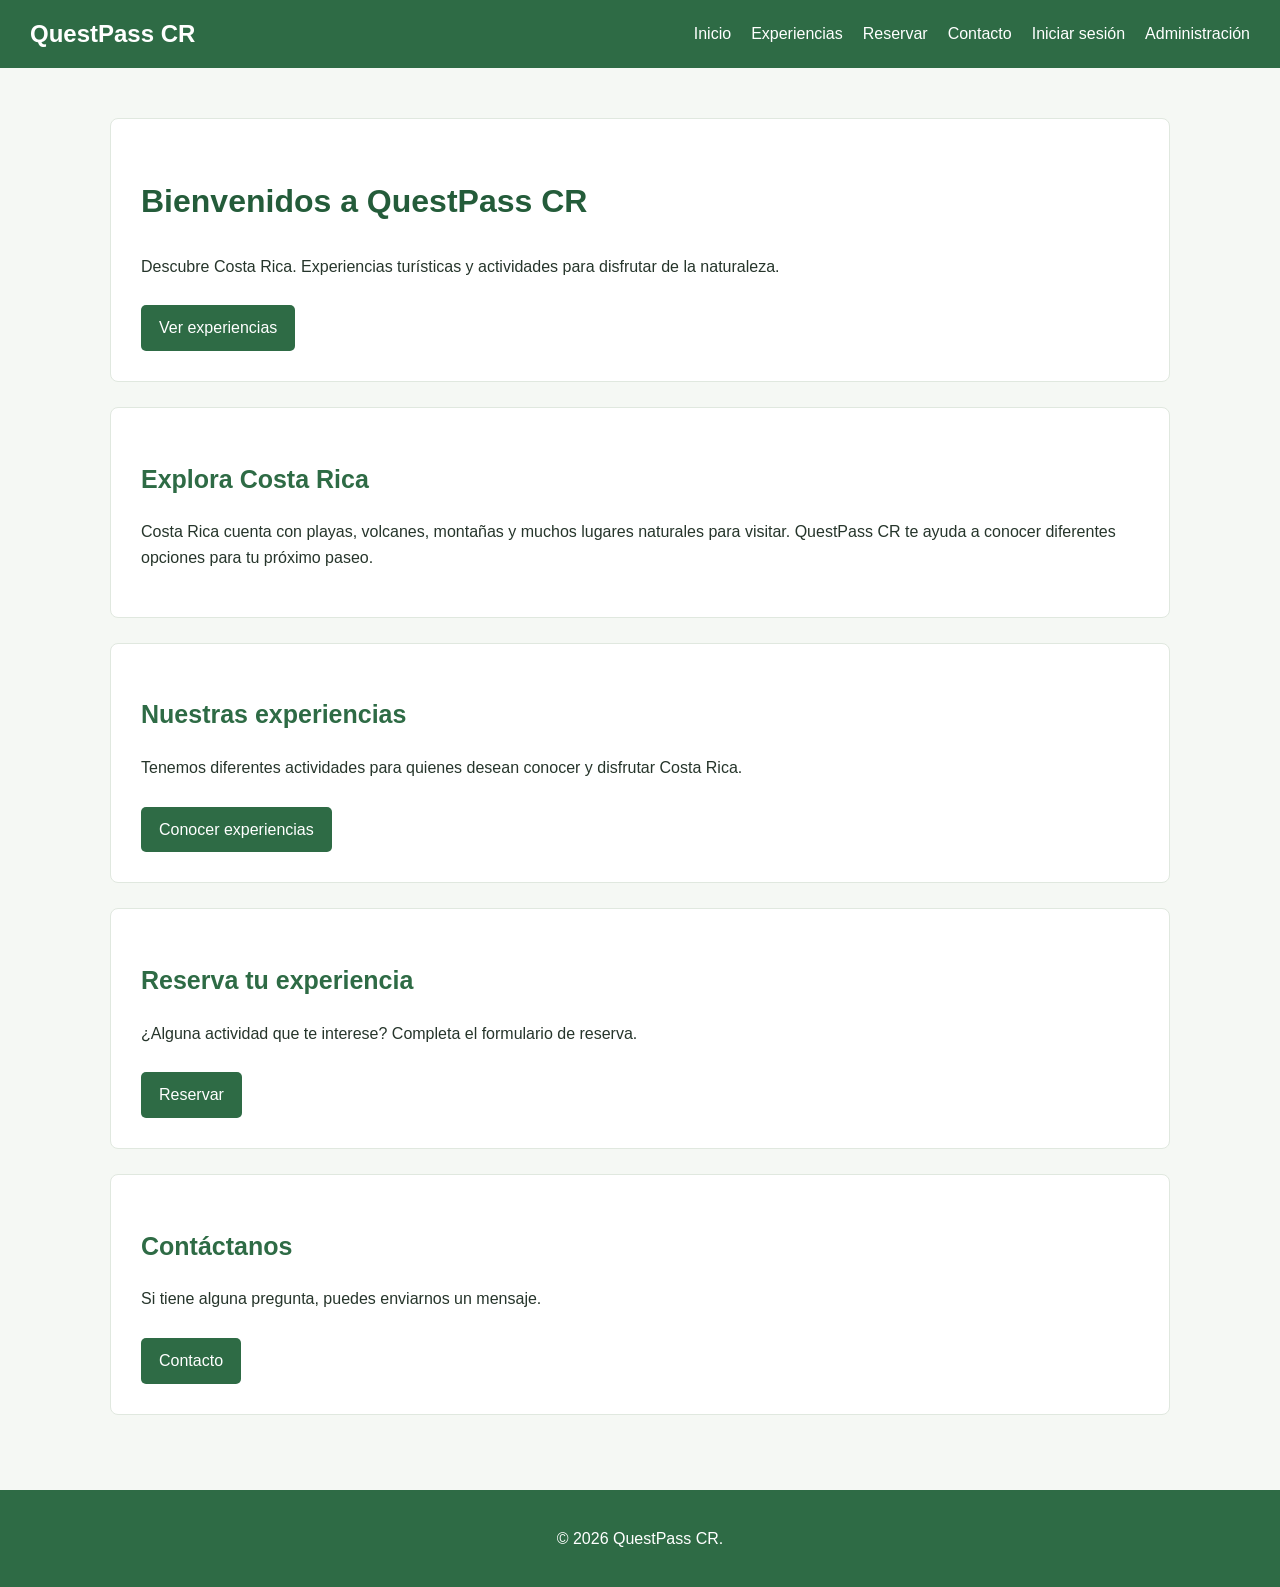
<file: index.html>
<!DOCTYPE html>
<html lang="es">

<head>
    <meta charset="UTF-8">
    <meta name="viewport" content="width=device-width, initial-scale=1.0">
    <title>QuestPass CR - Inicio</title>
    <link rel="stylesheet" href="css/styles.css">
</head>

<body>

    <header>
        <nav>
            <a href="index.html">QuestPass CR</a>

            <ul>
                <li><a href="index.html">Inicio</a></li>
                <li><a href="experiencias.html">Experiencias</a></li>
                <li><a href="reservar.html">Reservar</a></li>
                <li><a href="contacto.html">Contacto</a></li>
                <li><a href="login.html">Iniciar sesión</a></li>
                <li><a href="admin.html">Administración</a></li>
            </ul>
        </nav>
    </header>

    <main>

        <section>
            <h1>Bienvenidos a QuestPass CR</h1>

            <p>
                Descubre Costa Rica.
                Experiencias turísticas y actividades para disfrutar de la naturaleza.
            </p>

            <a href="experiencias.html">Ver experiencias</a>
        </section>

        <section>
            <h2>Explora Costa Rica</h2>

            <p>
                Costa Rica cuenta con playas, volcanes, montañas
                y muchos lugares naturales para visitar.
                QuestPass CR te ayuda a conocer diferentes
                opciones para tu próximo paseo.
            </p>
        </section>

        <section>
            <h2>Nuestras experiencias</h2>

            <p>
                Tenemos diferentes actividades para quienes
                desean conocer y disfrutar Costa Rica.
            </p>

            <a href="experiencias.html">Conocer experiencias</a>
        </section>

        <section>
            <h2>Reserva tu experiencia</h2>

            <p>
                ¿Alguna actividad que te interese?
                Completa el formulario de reserva.
            </p>

            <a href="reservar.html">Reservar</a>
        </section>

        <section>
            <h2>Contáctanos</h2>

            <p>
                Si tiene alguna pregunta, puedes enviarnos un mensaje.
            </p>

            <a href="contacto.html">Contacto</a>
        </section>

    </main>

    <footer>
        <p>&copy; 2026 QuestPass CR.</p>
    </footer>

</body>
</html>
</file>
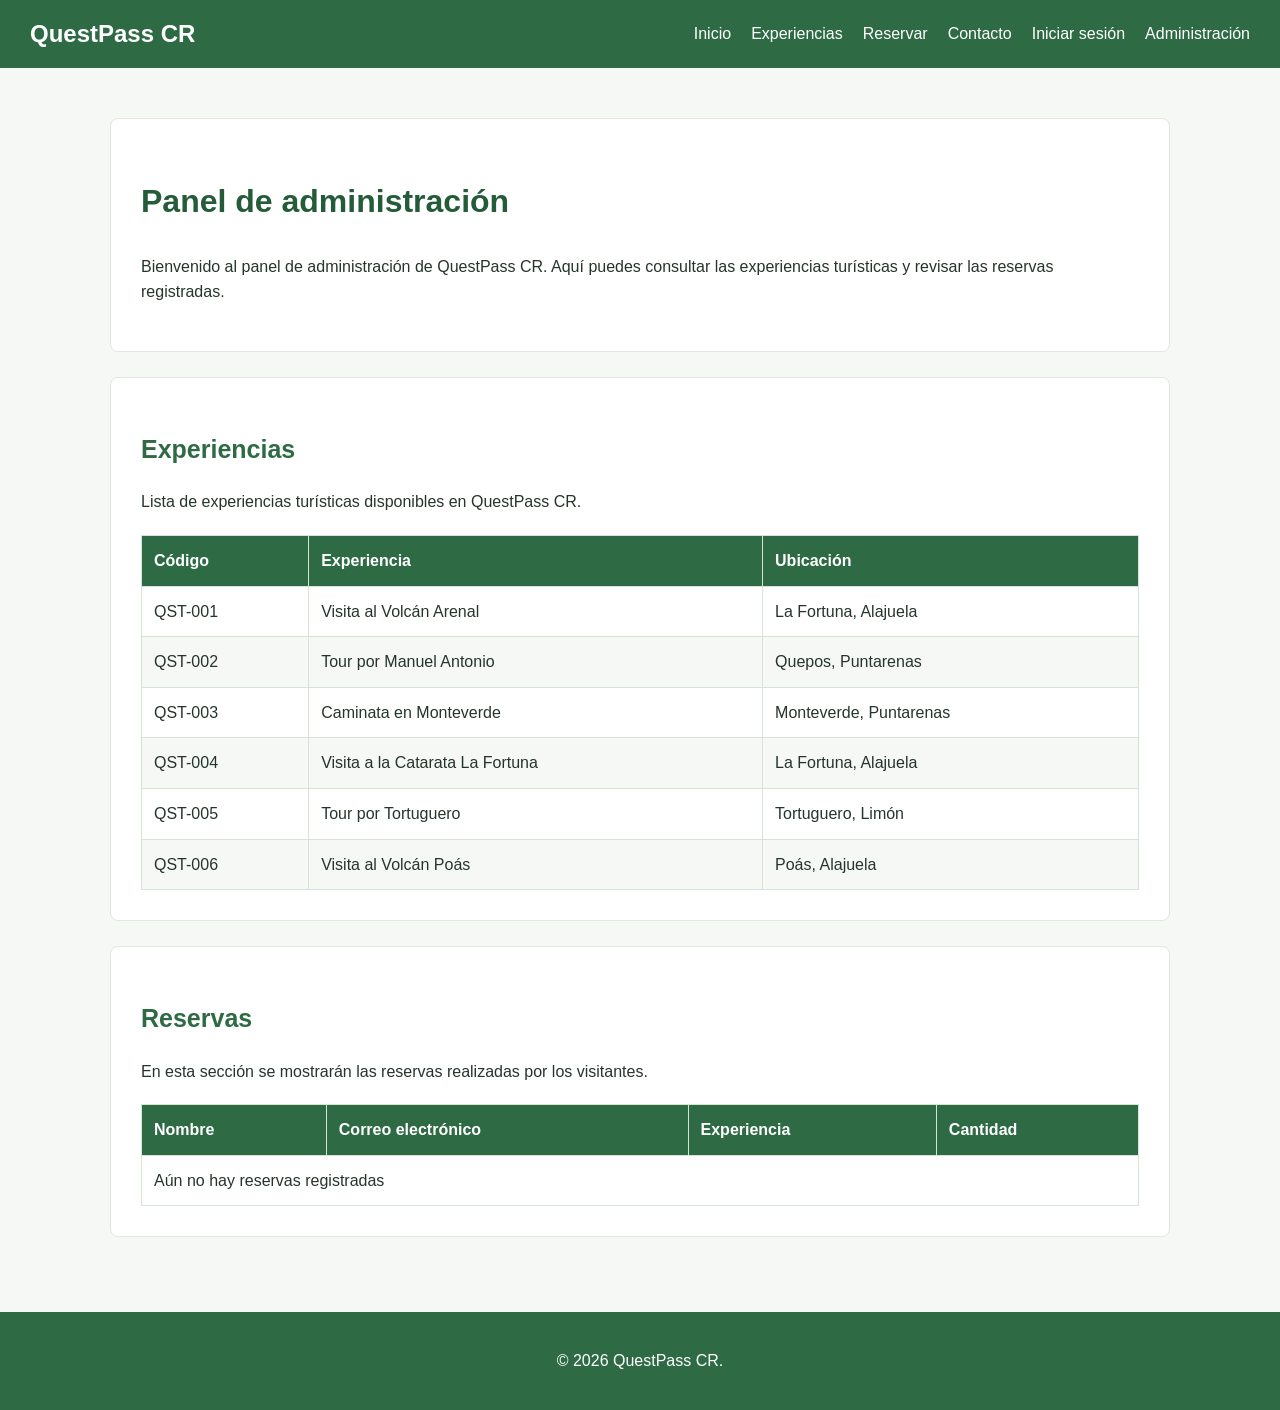
<file: admin.html>
<!DOCTYPE html>
<html lang="es">

<head>
    <meta charset="UTF-8">
    <meta name="viewport" content="width=device-width, initial-scale=1.0">
    <title>QuestPass CR - Administración</title>
    <link rel="stylesheet" href="css/styles.css">
</head>

<body>

    <header>
        <nav aria-label="Navegación principal">

            <a href="index.html">QuestPass CR</a>

            <ul>
                <li><a href="index.html">Inicio</a></li>
                <li><a href="experiencias.html">Experiencias</a></li>
                <li><a href="reservar.html">Reservar</a></li>
                <li><a href="contacto.html">Contacto</a></li>
                <li><a href="login.html">Iniciar sesión</a></li>
                <li><a href="admin.html">Administración</a></li>
            </ul>

        </nav>
    </header>

    <main>

        <section>
            <h1>Panel de administración</h1>

            <p>
                Bienvenido al panel de administración de QuestPass CR.
                Aquí puedes consultar las experiencias turísticas
                y revisar las reservas registradas.
            </p>
        </section>

        <!-- Sección de experiencias -->
        <section>

            <h2>Experiencias</h2>

            <p>
                Lista de experiencias turísticas disponibles
                en QuestPass CR.
            </p>

            <table border="1">

                <thead>
                    <tr>
                        <th scope="col">Código</th>
                        <th scope="col">Experiencia</th>
                        <th scope="col">Ubicación</th>
                    </tr>
                </thead>

                <tbody>
                    <tr>
                        <td>QST-001</td>
                        <td>Visita al Volcán Arenal</td>
                        <td>La Fortuna, Alajuela</td>
                    </tr>

                    <tr>
                        <td>QST-002</td>
                        <td>Tour por Manuel Antonio</td>
                        <td>Quepos, Puntarenas</td>
                    </tr>

                    <tr>
                        <td>QST-003</td>
                        <td>Caminata en Monteverde</td>
                        <td>Monteverde, Puntarenas</td>
                    </tr>

                    <tr>
                        <td>QST-004</td>
                        <td>Visita a la Catarata La Fortuna</td>
                        <td>La Fortuna, Alajuela</td>
                    </tr>

                    <tr>
                        <td>QST-005</td>
                        <td>Tour por Tortuguero</td>
                        <td>Tortuguero, Limón</td>
                    </tr>

                    <tr>
                        <td>QST-006</td>
                        <td>Visita al Volcán Poás</td>
                        <td>Poás, Alajuela</td>
                    </tr>
                </tbody>

            </table>

        </section>

        <section>

            <h2>Reservas</h2>

            <p>
                En esta sección se mostrarán las reservas
                realizadas por los visitantes.
            </p>

            <table border="1">

                <thead>
                    <tr>
                        <th scope="col">Nombre</th>
                        <th scope="col">Correo electrónico</th>
                        <th scope="col">Experiencia</th>
                        <th scope="col">Cantidad</th>
                    </tr>
                </thead>

                <tbody>
                    <tr>
                        <td colspan="4">
                            Aún no hay reservas registradas
                        </td>
                    </tr>
                </tbody>

            </table>

        </section>

    </main>

    <footer>
        <p>&copy; 2026 QuestPass CR.</p>
    </footer>

</body>
</html>
</file>
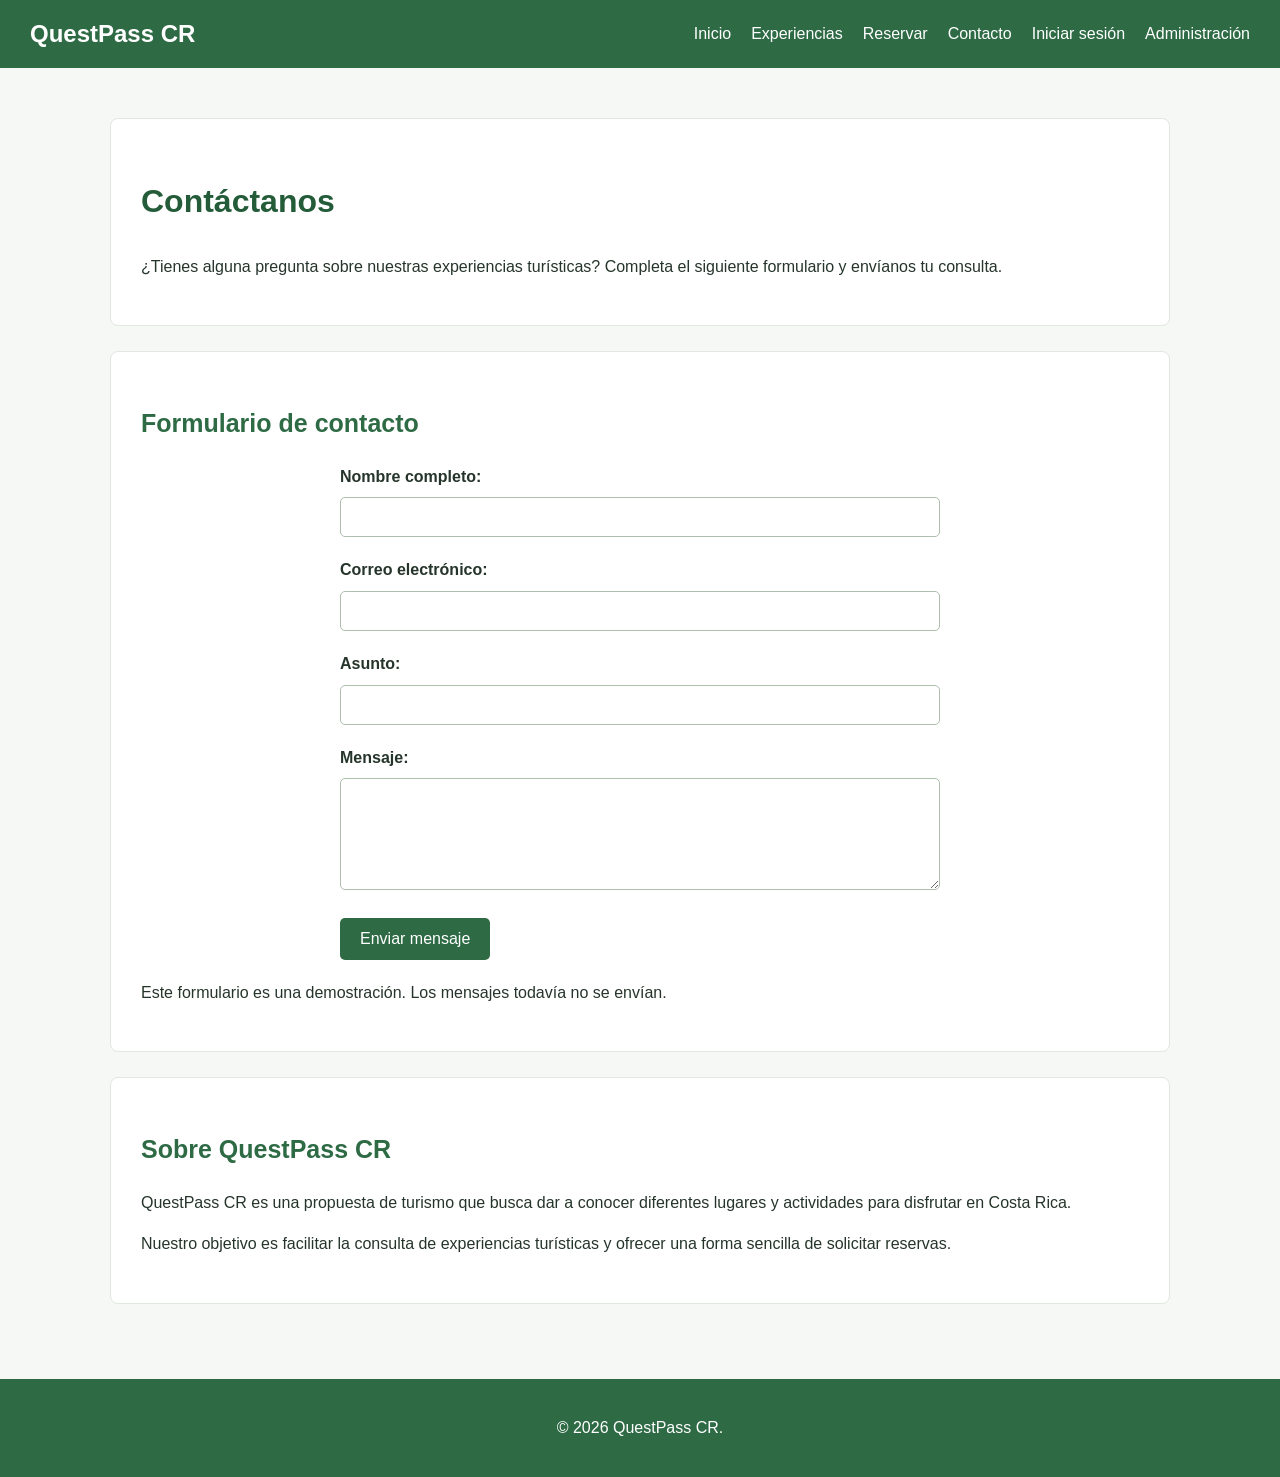
<file: contacto.html>
<!DOCTYPE html>
<html lang="es">

<head>
    <meta charset="UTF-8">
    <meta name="viewport" content="width=device-width, initial-scale=1.0">
    <title>QuestPass CR - Contacto</title>
    <link rel="stylesheet" href="css/styles.css">
</head>

<body>

    <header>
        <nav aria-label="Navegación principal">

            <a href="index.html">QuestPass CR</a>

            <ul>
                <li><a href="index.html">Inicio</a></li>
                <li><a href="experiencias.html">Experiencias</a></li>
                <li><a href="reservar.html">Reservar</a></li>
                <li><a href="contacto.html">Contacto</a></li>
                <li><a href="login.html">Iniciar sesión</a></li>
                <li><a href="admin.html">Administración</a></li>
            </ul>

        </nav>
    </header>

    <main>

        <section>

            <h1>Contáctanos</h1>

            <p>
                ¿Tienes alguna pregunta sobre nuestras experiencias
                turísticas? Completa el siguiente formulario
                y envíanos tu consulta.
            </p>

        </section>

        <section>

            <h2>Formulario de contacto</h2>

            <form action="#" method="get">

                <div>
                    <label for="nombre">Nombre completo:</label>

                    <input
                        type="text"
                        id="nombre"
                        name="nombre"
                        minlength="3"
                        maxlength="60"
                        required>
                </div>

                <div>
                    <label for="correo">Correo electrónico:</label>

                    <input
                        type="email"
                        id="correo"
                        name="correo"
                        required>
                </div>

                <div>
                    <label for="asunto">Asunto:</label>

                    <input
                        type="text"
                        id="asunto"
                        name="asunto"
                        required>
                </div>

                <div>
                    <label for="mensaje">Mensaje:</label>

                    <textarea
                        id="mensaje"
                        name="mensaje"
                        rows="5"
                        required></textarea>
                </div>

                <div>
                    <button type="submit">Enviar mensaje</button>
                </div>

            </form>

            <p>
                Este formulario es una demostración.
                Los mensajes todavía no se envían.
            </p>

        </section>

        <section>

            <h2>Sobre QuestPass CR</h2>

            <p>
                QuestPass CR es una propuesta de turismo
                que busca dar a conocer diferentes lugares
                y actividades para disfrutar en Costa Rica.
            </p>

            <p>
                Nuestro objetivo es facilitar la consulta
                de experiencias turísticas y ofrecer
                una forma sencilla de solicitar reservas.
            </p>

        </section>

    </main>

    <footer>
        <p>&copy; 2026 QuestPass CR.</p>
    </footer>

</body>
</html>
</file>
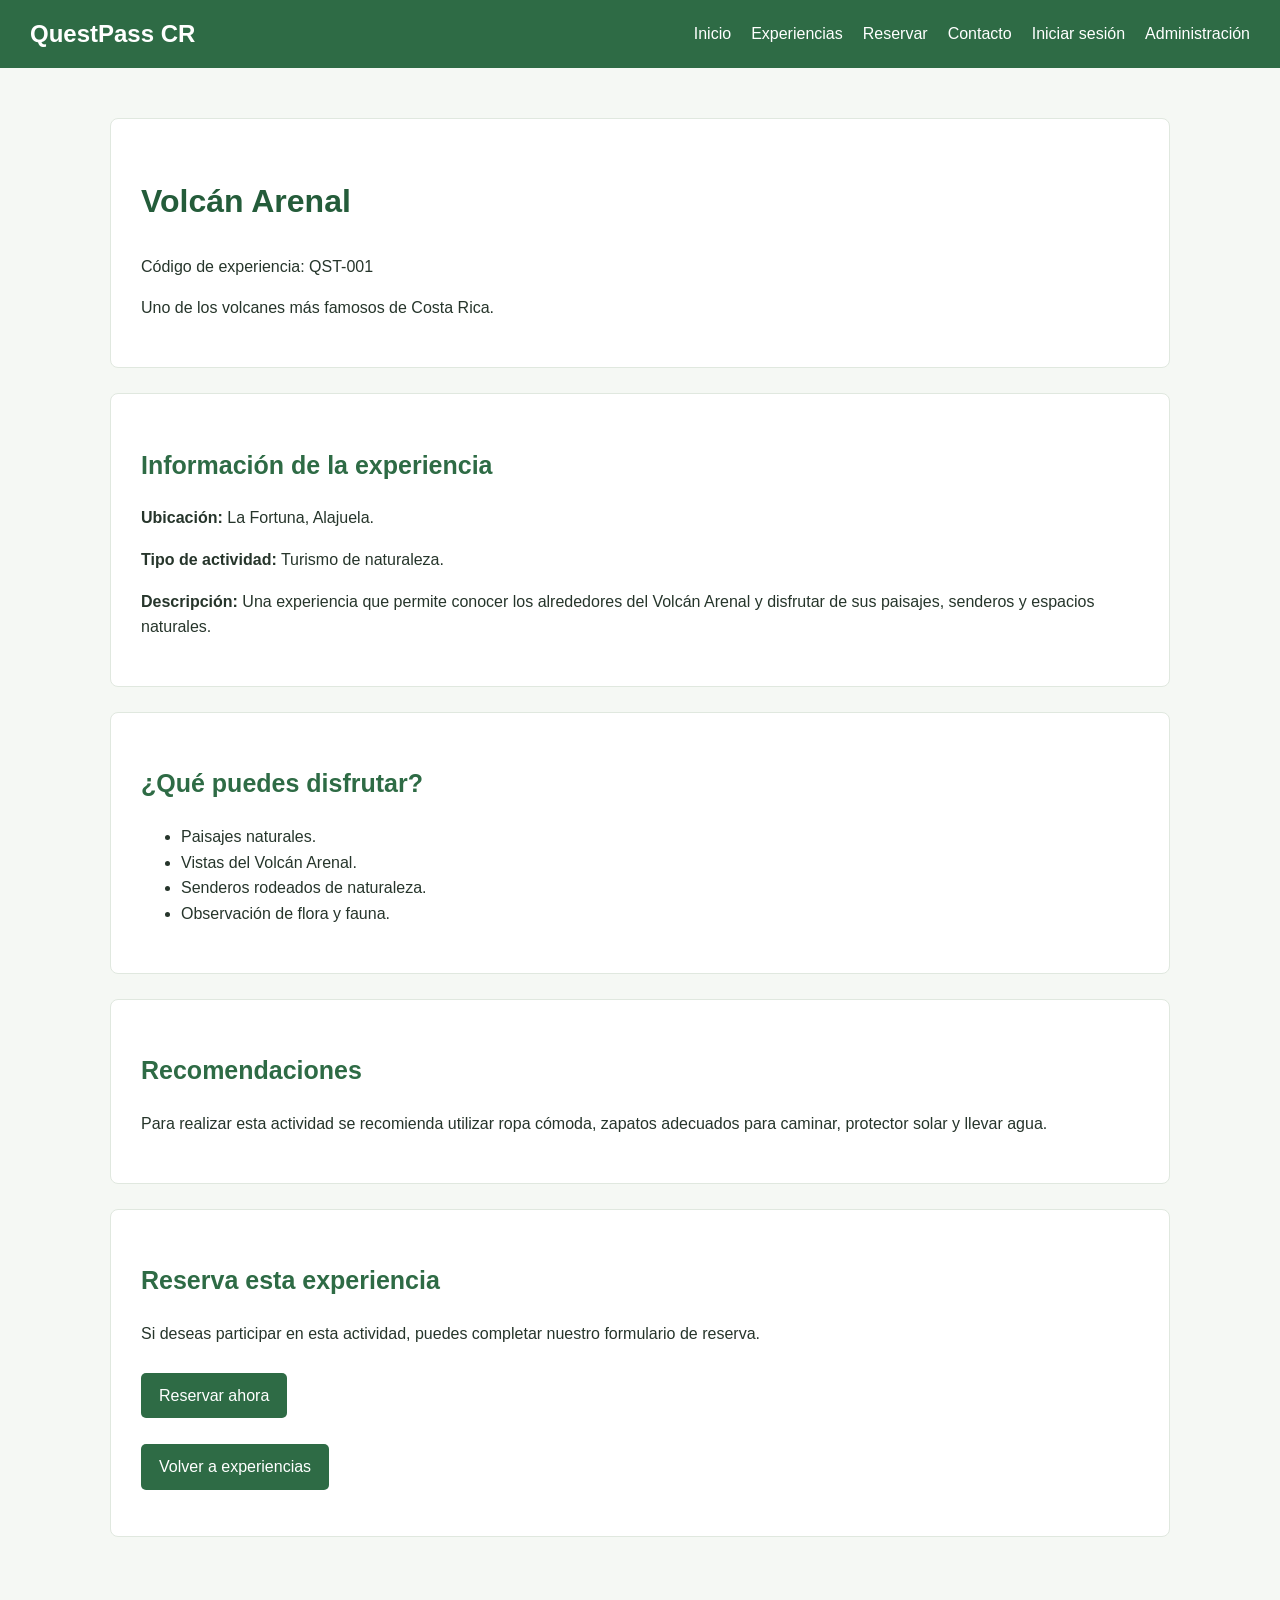
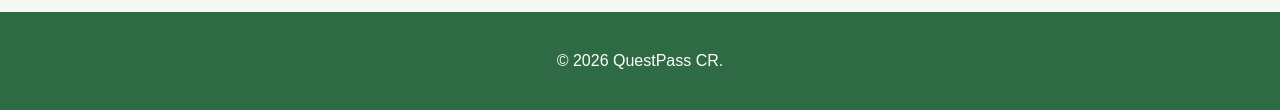
<file: detalle.html>
<!DOCTYPE html>
<html lang="es">

<head>
    <meta charset="UTF-8">
    <meta name="viewport" content="width=device-width, initial-scale=1.0">
    <title>QuestPass CR - Detalle de experiencia</title>
    <link rel="stylesheet" href="css/styles.css">
</head>

<body>

    <header>
        <nav>
            <a href="index.html">QuestPass CR</a>

            <ul>
                <li><a href="index.html">Inicio</a></li>
                <li><a href="experiencias.html">Experiencias</a></li>
                <li><a href="reservar.html">Reservar</a></li>
                <li><a href="contacto.html">Contacto</a></li>
                <li><a href="login.html">Iniciar sesión</a></li>
                <li><a href="admin.html">Administración</a></li>
            </ul>
        </nav>
    </header>

    <main>

        <section>
            <h1>Volcán Arenal</h1>

            <p>Código de experiencia: QST-001</p>

            <p>
                Uno de los volcanes más famosos
                de Costa Rica.
            </p>
        </section>

        <section>
            <h2>Información de la experiencia</h2>

            <p><strong>Ubicación:</strong> La Fortuna, Alajuela.</p>

            <p><strong>Tipo de actividad:</strong> Turismo de naturaleza.</p>

            <p>
                <strong>Descripción:</strong>
                Una experiencia que permite conocer los alrededores
                del Volcán Arenal y disfrutar de sus paisajes,
                senderos y espacios naturales.
            </p>
        </section>

        <section>
            <h2>¿Qué puedes disfrutar?</h2>

            <ul>
                <li>Paisajes naturales.</li>
                <li>Vistas del Volcán Arenal.</li>
                <li>Senderos rodeados de naturaleza.</li>
                <li>Observación de flora y fauna.</li>
            </ul>
        </section>

        <section>
            <h2>Recomendaciones</h2>

            <p>
                Para realizar esta actividad se recomienda
                utilizar ropa cómoda, zapatos adecuados para
                caminar, protector solar y llevar agua.
            </p>
        </section>

        <section>
            <h2>Reserva esta experiencia</h2>

            <p>
                Si deseas participar en esta actividad,
                puedes completar nuestro formulario de reserva.
            </p>

            <a href="reservar.html">Reservar ahora</a>

            <p>
                <a href="experiencias.html">Volver a experiencias</a>
            </p>
        </section>

    </main>

    <footer>
        <p>&copy; 2026 QuestPass CR.</p>
    </footer>

</body>
</html>
</file>
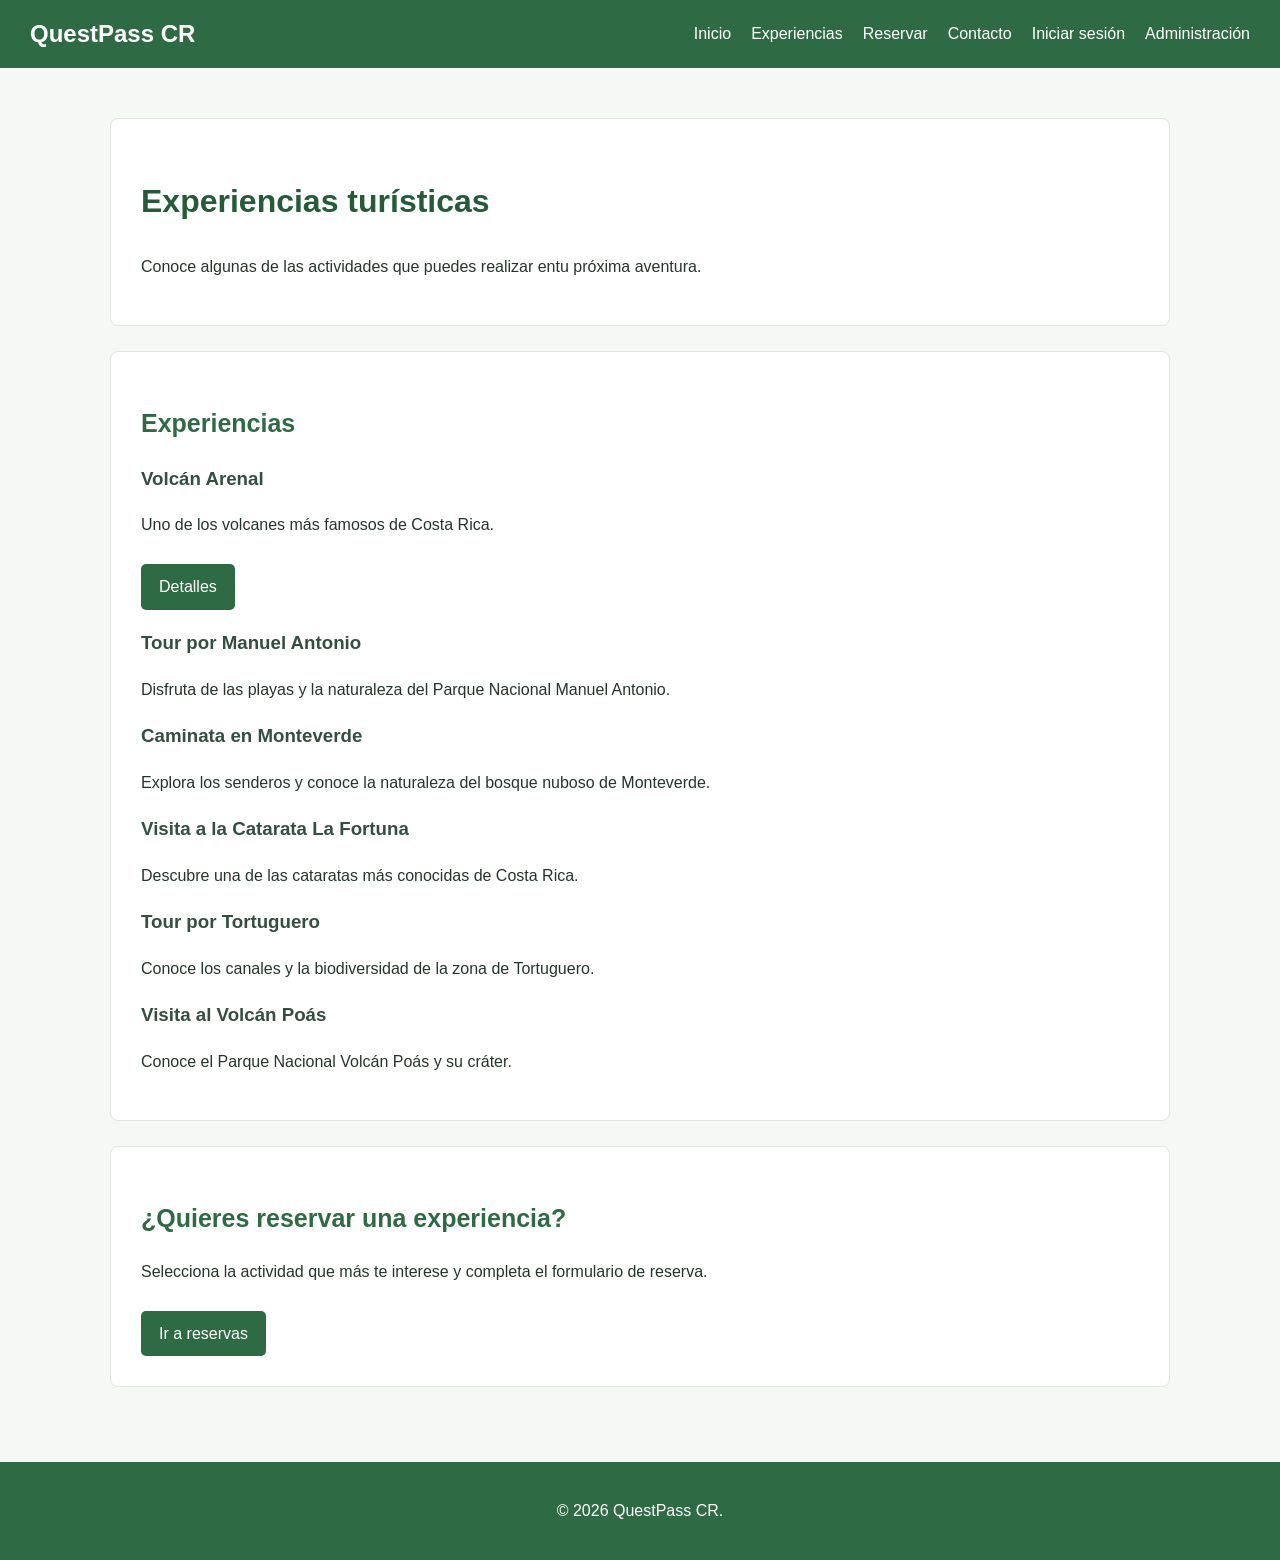
<file: experiencias.html>
<!DOCTYPE html>
<html lang="es">

<head>
    <meta charset="UTF-8">
    <meta name="viewport" content="width=device-width, initial-scale=1.0">
    <title>QuestPass CR - Experiencias</title>
    <link rel="stylesheet" href="css/styles.css">
</head>

<body>

    <header>
        <nav>
            <a href="index.html">QuestPass CR</a>

            <ul>
                <li><a href="index.html">Inicio</a></li>
                <li><a href="experiencias.html">Experiencias</a></li>
                <li><a href="reservar.html">Reservar</a></li>
                <li><a href="contacto.html">Contacto</a></li>
                <li><a href="login.html">Iniciar sesión</a></li>
                <li><a href="admin.html">Administración</a></li>
            </ul>
        </nav>
    </header>

    <main>

        <section>
            <h1>Experiencias turísticas</h1>

            <p>
                Conoce algunas de las actividades que puedes
                realizar entu próxima aventura.
            </p>
        </section>

        <section>

            <h2>Experiencias</h2>

            <article>
                <h3>Volcán Arenal</h3>

                <p>
                    Uno de los volcanes más famosos
                    de Costa Rica.
                </p>

                <a href="detalle.html">Detalles</a>
            </article>

            <article>
                <h3>Tour por Manuel Antonio</h3>

                <p>
                    Disfruta de las playas y la naturaleza
                    del Parque Nacional Manuel Antonio.
                </p>
            </article>

            <article>
                <h3>Caminata en Monteverde</h3>

                <p>
                    Explora los senderos y conoce la naturaleza
                    del bosque nuboso de Monteverde.
                </p>
            </article>

            <article>
                <h3>Visita a la Catarata La Fortuna</h3>

                <p>
                    Descubre una de las cataratas más conocidas
                    de Costa Rica.
                </p>
            </article>

            <article>
                <h3>Tour por Tortuguero</h3>

                <p>
                    Conoce los canales y la biodiversidad
                    de la zona de Tortuguero.
                </p>
            </article>

            <article>
                <h3>Visita al Volcán Poás</h3>

                <p>
                    Conoce el Parque Nacional Volcán Poás y su cráter.
                </p>
            </article>

        </section>

        <section>
            <h2>¿Quieres reservar una experiencia?</h2>

            <p>
                Selecciona la actividad que más te interese
                y completa el formulario de reserva.
            </p>

            <a href="reservar.html">Ir a reservas</a>
        </section>

    </main>

    <footer>
        <p>&copy; 2026 QuestPass CR.</p>
    </footer>

</body>
</html>
</file>
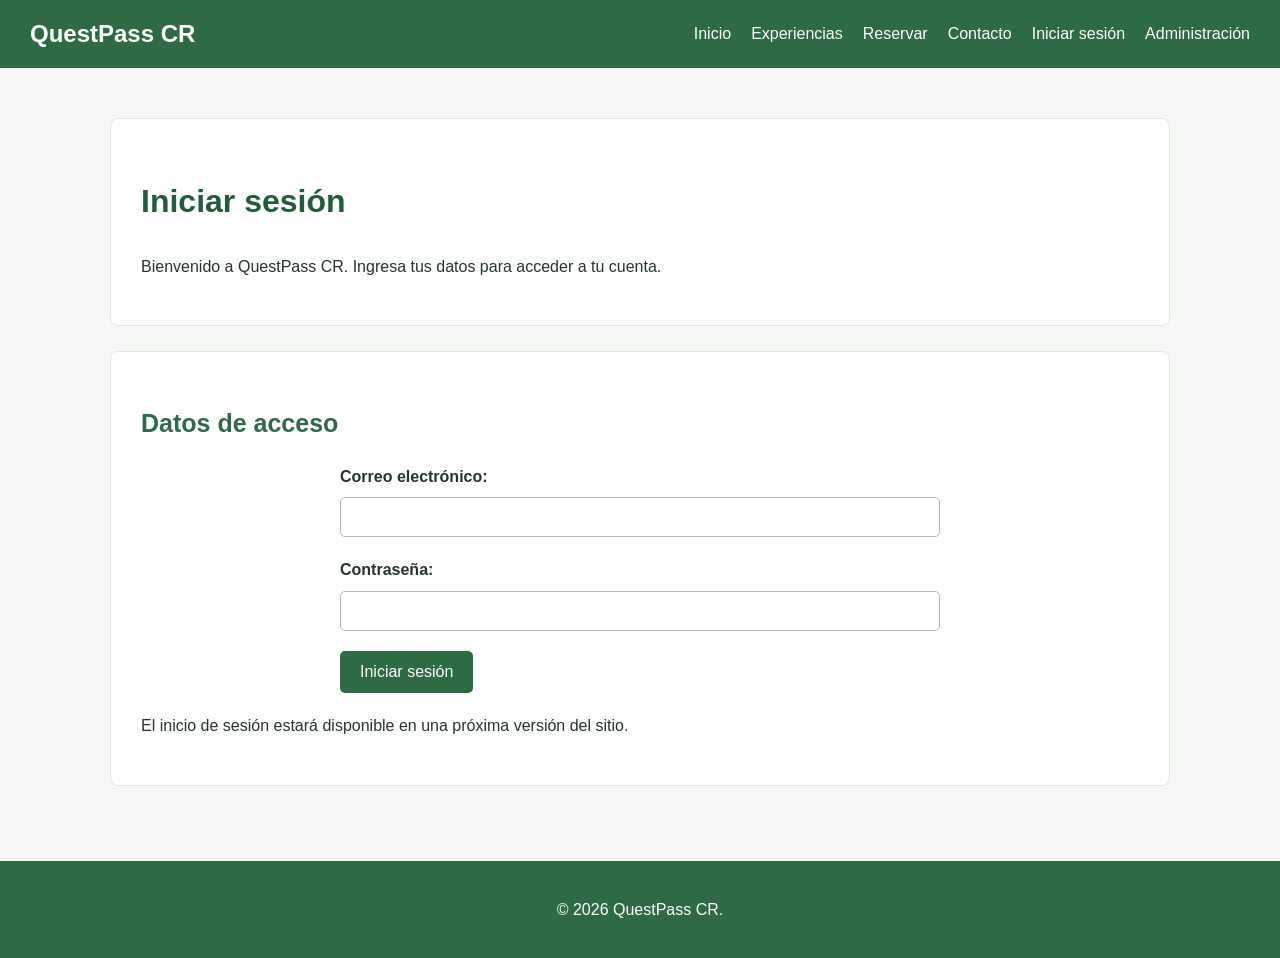
<file: login.html>
<!DOCTYPE html>
<html lang="es">

<head>
    <meta charset="UTF-8">
    <meta name="viewport" content="width=device-width, initial-scale=1.0">
    <title>QuestPass CR - Iniciar sesión</title>
    <link rel="stylesheet" href="css/styles.css">
</head>

<body>

    <header>
        <nav aria-label="Navegación principal">

            <a href="index.html">QuestPass CR</a>

            <ul>
                <li><a href="index.html">Inicio</a></li>
                <li><a href="experiencias.html">Experiencias</a></li>
                <li><a href="reservar.html">Reservar</a></li>
                <li><a href="contacto.html">Contacto</a></li>
                <li><a href="login.html">Iniciar sesión</a></li>
                <li><a href="admin.html">Administración</a></li>
            </ul>

        </nav>
    </header>

    <main>

        <section>

            <h1>Iniciar sesión</h1>

            <p>
                Bienvenido a QuestPass CR.
                Ingresa tus datos para acceder a tu cuenta.
            </p>

        </section>

        <section>

            <h2>Datos de acceso</h2>

            <form>

                <div>
                    <label for="correo">Correo electrónico:</label>

                    <input
                        type="email"
                        id="correo"
                        name="correo"
                        autocomplete="email"
                        required>
                </div>

                <div>
                    <label for="contrasena">Contraseña:</label>

                    <input
                        type="password"
                        id="contrasena"
                        name="contrasena"
                        autocomplete="current-password"
                        required>
                </div>

                <div>
                    <button type="button">Iniciar sesión</button>
                </div>

            </form>

            <p>
                El inicio de sesión estará disponible
                en una próxima versión del sitio.
            </p>

        </section>

    </main>

    <footer>
        <p>&copy; 2026 QuestPass CR.</p>
    </footer>

</body>
</html>
</file>
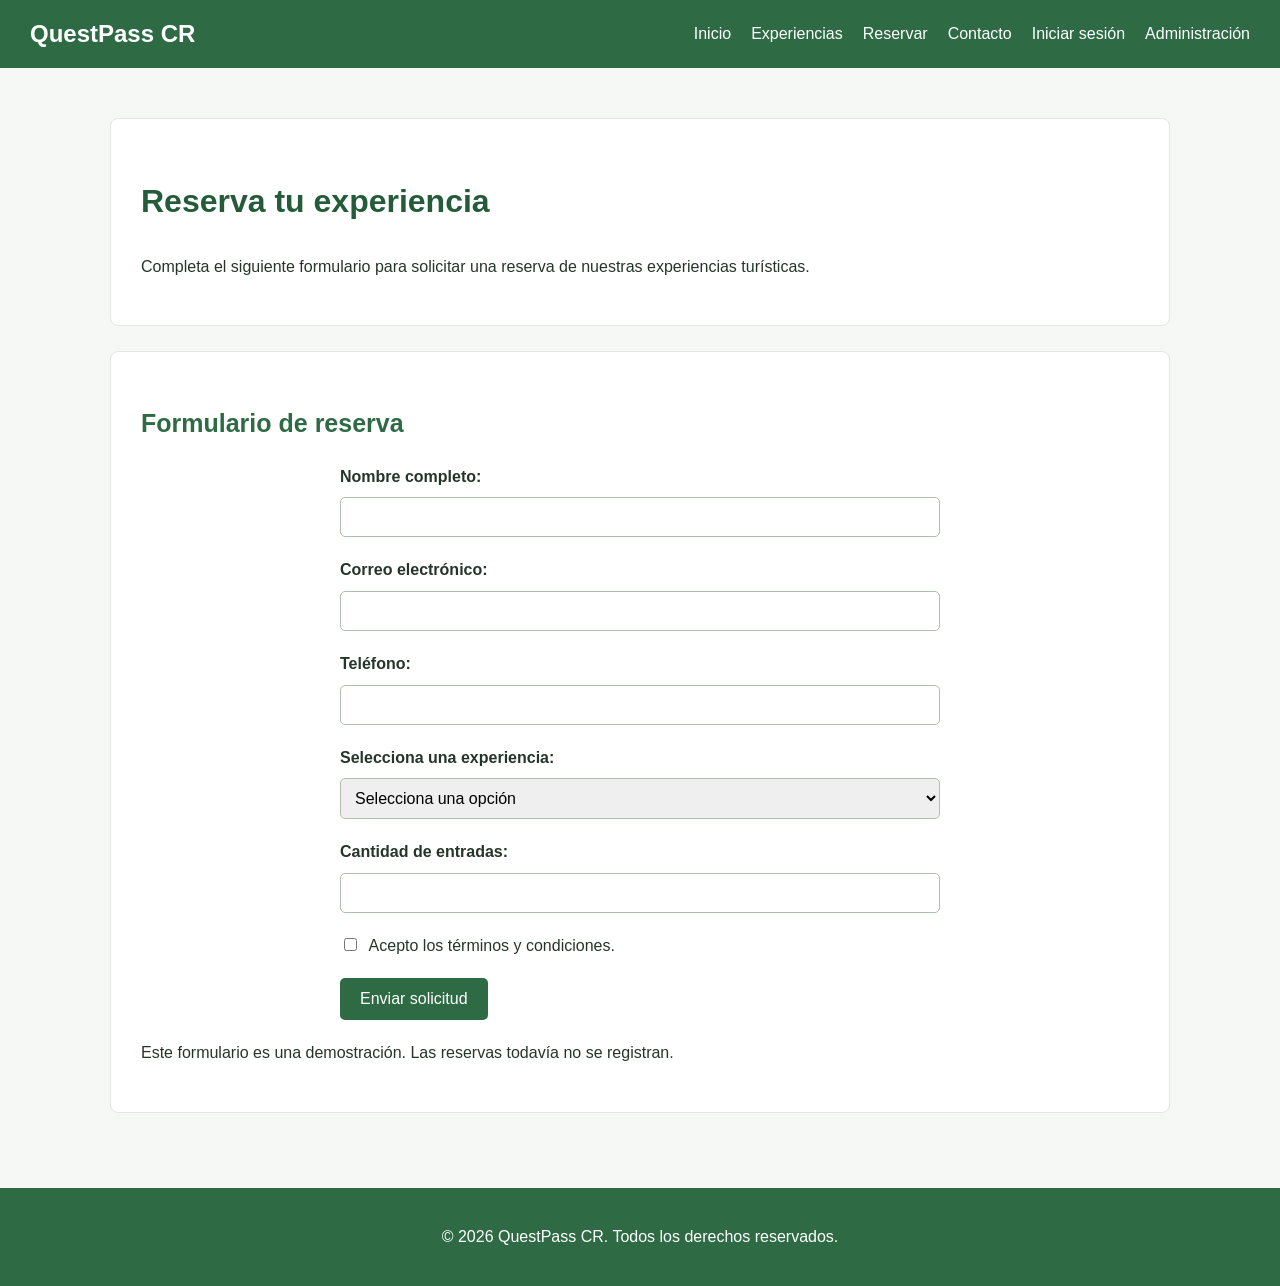
<file: reservar.html>
<!DOCTYPE html>
<html lang="es">

<head>
    <meta charset="UTF-8">
    <meta name="viewport" content="width=device-width, initial-scale=1.0">
    <title>QuestPass CR - Reservas</title>
    <link rel="stylesheet" href="css/styles.css">
</head>

<body>

    <header>
        <nav>
            <a href="index.html">QuestPass CR</a>

            <ul>
                <li><a href="index.html">Inicio</a></li>
                <li><a href="experiencias.html">Experiencias</a></li>
                <li><a href="reservar.html">Reservar</a></li>
                <li><a href="contacto.html">Contacto</a></li>
                <li><a href="login.html">Iniciar sesión</a></li>
                <li><a href="admin.html">Administración</a></li>
            </ul>
        </nav>
    </header>

    <main>

        <section>
            <h1>Reserva tu experiencia</h1>

            <p>
                Completa el siguiente formulario para solicitar
                una reserva de nuestras experiencias turísticas.
            </p>
        </section>

        <section>

            <h2>Formulario de reserva</h2>

            <form action="#" method="get">

                <div>
                    <label for="nombre">Nombre completo:</label>

                    <input
                        type="text"
                        id="nombre"
                        name="nombre"
                        minlength="3"
                        maxlength="60"
                        required>
                </div>

                <div>
                    <label for="correo">Correo electrónico:</label>

                    <input
                        type="email"
                        id="correo"
                        name="correo"
                        required>
                </div>

                <div>
                    <label for="telefono">Teléfono:</label>

                    <input
                        type="tel"
                        id="telefono"
                        name="telefono"
                        maxlength="9"
                        pattern="[0-9]{4}-?[0-9]{4}"
                        title="Ingresa 8 números, con o sin guion. Ejemplo: 8888-8888"
                        required>
                </div>

                <div>
                    <label for="experiencia">Selecciona una experiencia:</label>

                    <select id="experiencia" name="experiencia" required>

                        <option value="">Selecciona una opción</option>

                        <option value="QST-001">Visita al Volcán Arenal</option>
                        <option value="QST-002">Tour por Manuel Antonio</option>
                        <option value="QST-003">Caminata en Monteverde</option>
                        <option value="QST-004">Catarata La Fortuna</option>
                        <option value="QST-005">Tour por Tortuguero</option>
                        <option value="QST-006">Visita al Volcán Poás</option>

                    </select>
                </div>

                <div>
                    <label for="cantidad">Cantidad de entradas:</label>

                    <input
                        type="number"
                        id="cantidad"
                        name="cantidad"
                        min="1"
                        max="4"
                        required>
                </div>

                <div>
                    <input
                        type="checkbox"
                        id="condiciones"
                        name="condiciones"
                        required>

                    <label for="condiciones">
                        Acepto los términos y condiciones.
                    </label>
                </div>

                <div>
                    <button type="submit">Enviar solicitud</button>
                </div>

            </form>

            <p>
                Este formulario es una demostración.
                Las reservas todavía no se registran.
            </p>

        </section>

    </main>

    <footer>
        <p>&copy; 2026 QuestPass CR. Todos los derechos reservados.</p>
    </footer>

</body>
</html>
</file>
<file: css/styles.css>
* {
    box-sizing: border-box;
}

body {
    margin: 0;
    font-family: Arial, sans-serif;
    background-color: #f5f8f4;
    color: #26352b;
    line-height: 1.6;
}



header {
    background-color: #2e6b45;
    padding: 15px 30px;
}

nav {
    display: flex;
    justify-content: space-between;
    align-items: center;
    gap: 20px;
}

nav > a {
    color: white;
    font-size: 24px;
    font-weight: bold;
    text-decoration: none;
}

nav ul {
    display: flex;
    flex-wrap: wrap;
    gap: 20px;
    list-style: none;
    margin: 0;
    padding: 0;
}

nav ul li a {
    color: white;
    text-decoration: none;
}

nav ul li a:hover {
    text-decoration: underline;
}



main {
    max-width: 1100px;
    margin: 30px auto;
    padding: 20px;
}

section {
    background-color: white;
    padding: 30px;
    margin-bottom: 25px;
    border-radius: 8px;
    border: 1px solid #e0e8df;
}



h1 {
    color: #245c3a;
    font-size: 32px;
}

h2 {
    color: #2e6b45;
    font-size: 25px;
}

h3 {
    color: #344e41;
}



main a {
    display: inline-block;
    background-color: #2e6b45;
    color: white;
    padding: 10px 18px;
    border-radius: 5px;
    text-decoration: none;
    margin-top: 10px;
}

main a:hover {
    background-color: #1d4930;
}

button {
    background-color: #2e6b45;
    color: white;
    border: none;
    padding: 12px 20px;
    border-radius: 5px;
    font-size: 16px;
    cursor: pointer;
}

button:hover {
    background-color: #1d4930;
}


.contenedor-tarjetas {
    display: grid;
    grid-template-columns: repeat(3, 1fr);
    gap: 20px;
}

.tarjeta {
    background-color: #f5f8f4;
    border: 1px solid #d6e4d5;
    border-radius: 8px;
    padding: 20px;
}

.tarjeta h3 {
    margin-top: 0;
    color: #245c3a;
}

.tarjeta p {
    margin-bottom: 15px;
}

.tarjeta a {
    display: inline-block;
    background-color: #2e6b45;
    color: white;
    padding: 10px 15px;
    border-radius: 5px;
    text-decoration: none;
}

.tarjeta a:hover {
    background-color: #1d4930;
}


form {
    max-width: 600px;
    margin: 20px auto;
}

form div {
    margin-bottom: 20px;
}

label {
    display: block;
    margin-bottom: 8px;
    font-weight: bold;
}

input,
select,
textarea {
    width: 100%;
    padding: 10px;
    border: 1px solid #aebfae;
    border-radius: 5px;
    font-family: Arial, sans-serif;
    font-size: 16px;
}

textarea {
    resize: vertical;
}

input[type="checkbox"] {
    width: auto;
    margin-right: 8px;
}

input[type="checkbox"] + label {
    display: inline;
    font-weight: normal;
}


input:focus,
select:focus,
textarea:focus,
button:focus-visible,
a:focus-visible {
    outline: 3px solid #d69e35;
    outline-offset: 2px;
}


table {
    width: 100%;
    border-collapse: collapse;
    margin-top: 20px;
}

th,
td {
    border: 1px solid #d6e4d5;
    padding: 12px;
    text-align: left;
}

th {
    background-color: #2e6b45;
    color: white;
}

tbody tr:nth-child(even) {
    background-color: #f5f8f4;
}



footer {
    background-color: #2e6b45;
    color: white;
    text-align: center;
    padding: 20px;
}


@media (max-width: 600px) {

    header {
        padding: 15px;
    }

    nav {
        flex-direction: column;
        align-items: flex-start;
    }

    nav ul {
        flex-direction: column;
        gap: 10px;
    }

    main {
        margin: 15px auto;
        padding: 10px;
    }

    section {
        padding: 20px;
    }

    h1 {
        font-size: 26px;
    }

    h2 {
        font-size: 22px;
    }

    .contenedor-tarjetas {
        grid-template-columns: 1fr;
    }

    table {
        display: block;
        overflow-x: auto;
    }

}


@media (min-width: 601px) and (max-width: 900px) {

    nav {
        flex-direction: column;
    }

    .contenedor-tarjetas {
        grid-template-columns: repeat(2, 1fr);
    }

    main {
        padding: 15px;
    }

    table {
        display: block;
        overflow-x: auto;
    }

}


@media (min-width: 901px) {

    .contenedor-tarjetas {
        grid-template-columns: repeat(3, 1fr);
    }

}
</file>
